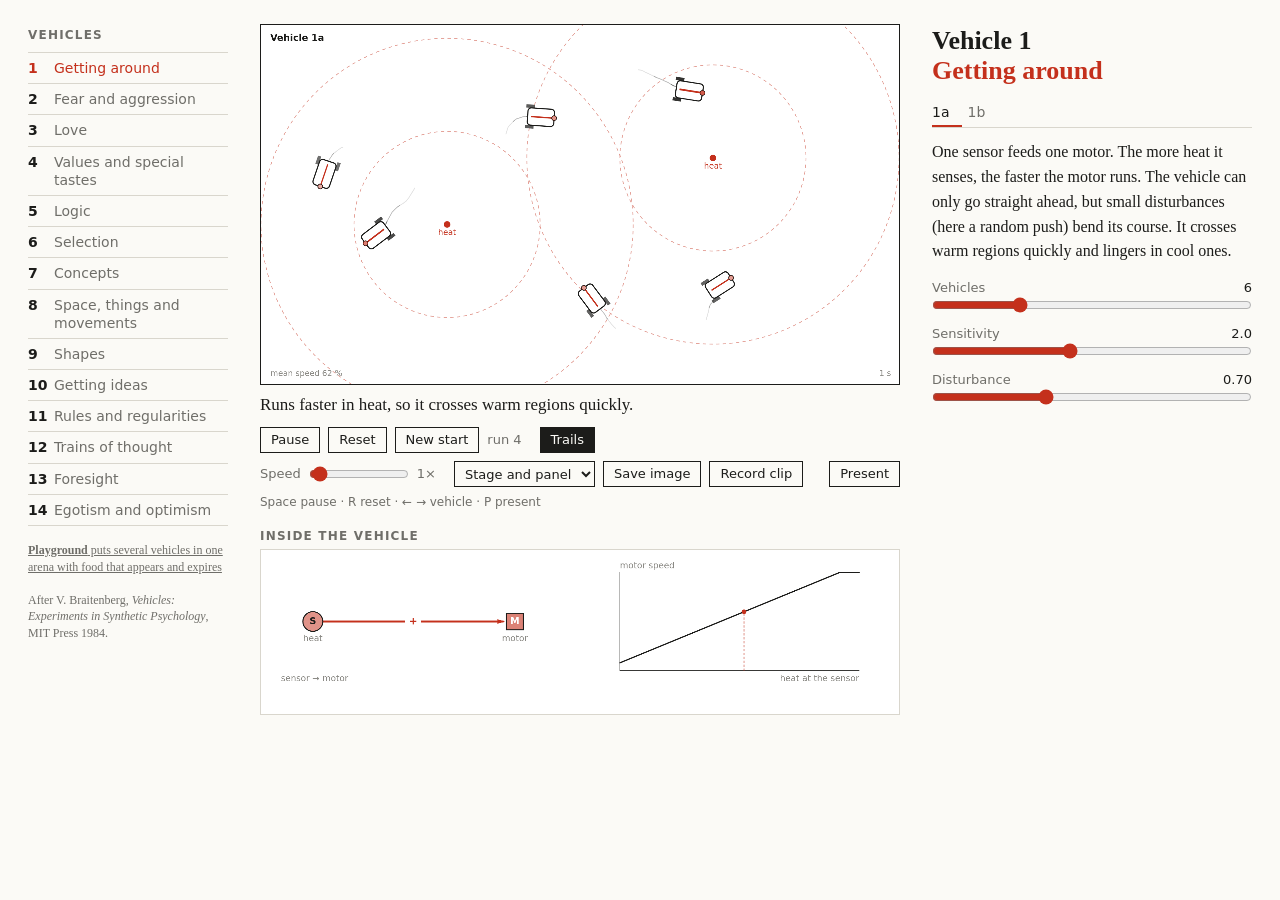
<file: index.html>
<!doctype html>
<html lang="en">
<head>
<meta charset="utf-8">
<meta name="viewport" content="width=device-width,initial-scale=1">
<title>Braitenberg Vehicles 1–14</title>
<link rel="stylesheet" href="style.css">
</head>
<body>
<div class="page">
  <nav class="rail" aria-label="Vehicles">
    <h2>Vehicles</h2>
    <ol id="rail"></ol>
    <p class="src"><a href="playground.html" style="color:inherit"><b>Playground</b> puts several vehicles in one arena with food that appears and expires</a></p>
    <p class="src">After V. Braitenberg, <i>Vehicles: Experiments in Synthetic Psychology</i>, MIT Press 1984.</p>
  </nav>

  <main>
    <div class="stagewrap">
      <canvas id="cv"></canvas>
    </div>
    <p id="vSummary"></p>
    <div class="bar" id="bar">
      <div class="row">
        <div class="g">
          <button id="bPause">Pause</button>
          <button id="bReset">Reset</button>
          <button id="bShuffle">New start</button>
          <span class="seed" id="seedV" title="Seed of this run, kept in the address as ?seed=">run 4</span>
        </div>
        <div class="g">
          <button id="bAdd">Add source</button>
          <button id="bDel">Remove source</button>
          <button id="bTrails" class="on">Trails</button>
        </div>
      </div>
      <div class="row">
        <label class="g">Speed <input id="speed" type="range" min="0.25" max="20" step="0.25" value="1"> <span id="speedV">1×</span></label>
        <div class="g tools">
          <select id="recMode" aria-label="Image and clip contents">
            <option value="both">Stage and panel</option>
            <option value="stage">Stage only</option>
          </select>
          <button id="bPng">Save image</button>
          <button id="bRec">Record clip</button>
          <button id="bInside">Inside</button>
          <button id="bPresent">Present</button>
        </div>
      </div>
      <p class="keys">Space pause · R reset · ← → vehicle · P present</p>
    </div>
    <h3 class="inh">Inside the vehicle</h3>
    <canvas id="inner"></canvas>
  </main>

  <aside class="side">
    <h1 id="vTitle"></h1>
    <div class="tabs" id="variants"></div>
    <p id="vText"></p>
    <div id="controls"></div>
    <p class="note" id="vNote"></p>
  </aside>
</div>
<script src="core.js"></script>
<script src="v1-7.js"></script>
<script src="v8-14.js"></script>
<script src="ui.js"></script>
</body>
</html>
</file>
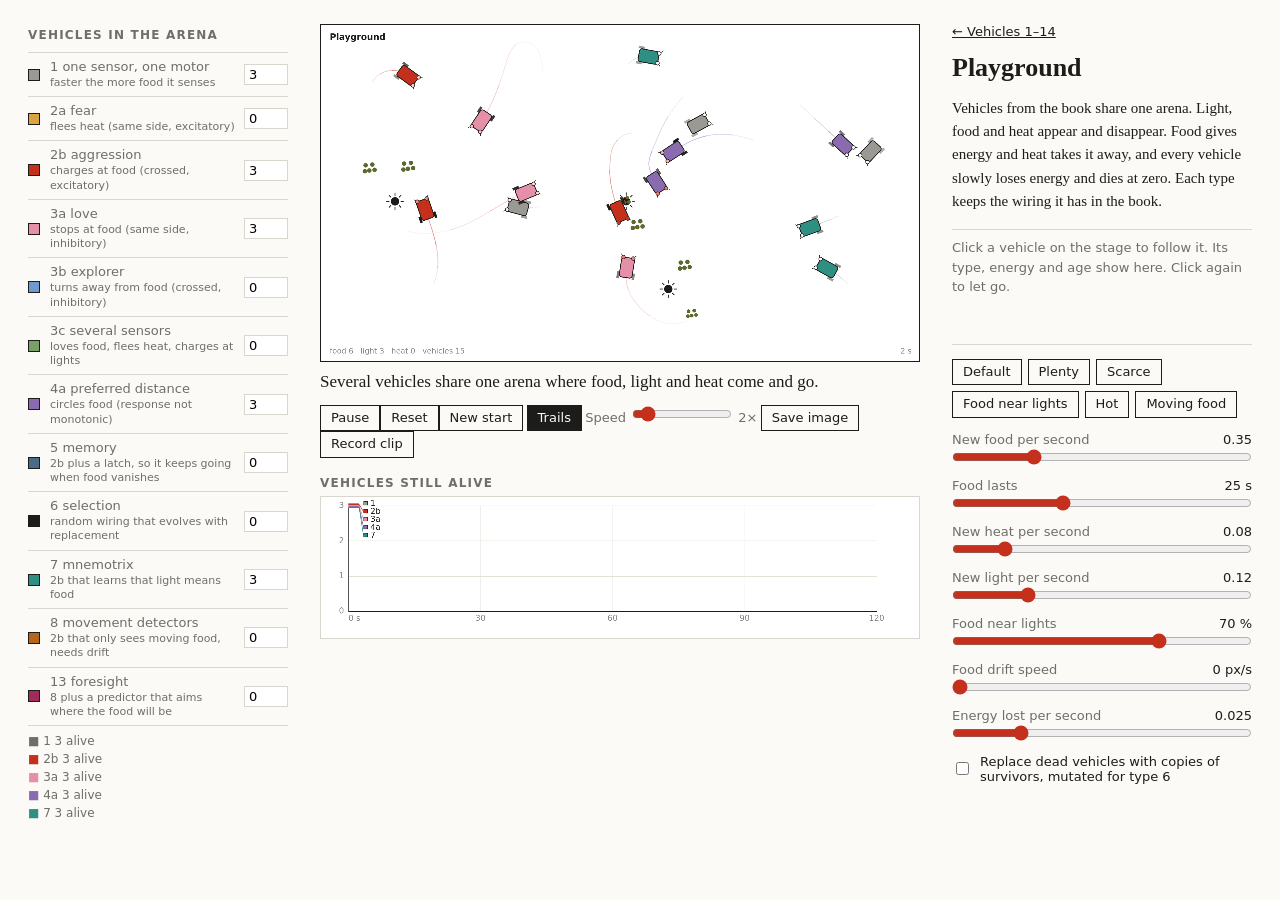
<file: playground.html>
<!doctype html>
<html lang="en">
<head>
<meta charset="utf-8">
<meta name="viewport" content="width=device-width,initial-scale=1">
<title>Braitenberg vehicles playground</title>
<link rel="stylesheet" href="style.css">
<style>
@media (min-width:1181px){.page{grid-template-columns:260px minmax(0,1fr) 300px}}
.types{list-style:none;margin:0;padding:0;border-top:1px solid var(--rule)}
.types li{display:grid;grid-template-columns:14px 1fr 44px;gap:8px;align-items:center;padding:6px 0;border-bottom:1px solid var(--rule);font:13px/1.3 system-ui,sans-serif}
.types i{width:12px;height:12px;border:1px solid var(--ink);display:block}
.types input{width:44px;font:13px system-ui;border:1px solid var(--rule);background:#fff;padding:2px 4px}
.types small{display:block;color:var(--mute);font-size:11px}
.legend{font:12px/1.5 system-ui,sans-serif;color:var(--mute);margin-top:6px}
.legend .sub{padding-left:14px}
.presets{display:flex;flex-wrap:wrap;gap:6px;margin:6px 0 14px}
label.chk{display:flex;gap:8px;align-items:center;font:13px system-ui,sans-serif;margin:8px 0}
#chart{aspect-ratio:960/230;background:#fff;border:1px solid var(--rule)}
#cv{cursor:default}
.back{font:13px system-ui,sans-serif;margin:0 0 14px}
.back a{color:var(--ink)}
.follow{font:13px/1.5 system-ui,sans-serif;color:var(--mute);border-top:1px solid var(--rule);border-bottom:1px solid var(--rule);padding:8px 0;margin:0 0 14px;min-height:116px}
.follow dl{display:grid;grid-template-columns:62px 1fr;gap:1px 8px;margin:0}
.follow dt{color:var(--mute)}
.follow dd{margin:0;color:var(--ink)}
.follow .t{font-weight:600}
</style>
</head>
<body>
<div class="page">
  <nav class="rail">
    <h2>Vehicles in the arena</h2>
    <ul class="types" id="types"></ul>
    <div class="legend" id="legend"></div>
  </nav>
  <main>
    <div class="stagewrap"><canvas id="cv"></canvas></div>
    <p id="vSummary">Several vehicles share one arena where food, light and heat come and go.</p>
    <div class="bar">
      <button id="bPause">Pause</button><button id="bReset">Reset</button><button id="bShuffle">New start</button>
      <button id="bTrails" class="on">Trails</button>
      <label>Speed <input id="speed" type="range" min="0.25" max="20" step="0.25" value="2"> <span id="speedV">2×</span></label>
      <span class="grow"></span><button id="bPng">Save image</button><button id="bRec">Record clip</button>
    </div>
    <h3 class="inh" id="chTitle">Vehicles still alive</h3>
    <canvas id="chart"></canvas>
  </main>
  <aside class="side">
    <p class="back"><a href="index.html">← Vehicles 1–14</a></p>
    <h1>Playground</h1>
    <p id="vText" style="font-size:15px">Vehicles from the book share one arena. Light, food and heat appear and disappear. Food gives energy and heat takes it away, and every vehicle slowly loses energy and dies at zero. Each type keeps the wiring it has in the book.</p>
    <div class="follow" id="follow"></div>
    <div class="presets" id="presets"></div>
    <div id="controls"></div>
    <label class="chk"><input type="checkbox" id="replace"> Replace dead vehicles with copies of survivors, mutated for type 6</label>
  </aside>
</div>
<script src="core.js"></script>
<script>
'use strict';
(function(){
const {W,H,SC,C,clamp,rad,gauss,TAU}=B;
const $=id=>document.getElementById(id);
const cv=$('cv'),ctx=cv.getContext('2d');cv.width=W*SC;cv.height=H*SC;
const CH=230,ch=$('chart'),cc=ch.getContext('2d');ch.width=W*SC;ch.height=CH*SC;
const phi=rad(40);

/* ---------- world ---------- */
// eatR: a vehicle eats the nearest food closer than this (distance from the vehicle centre).
// foodR, lightR, heatR: sensor scale; a source is felt up to 3.2 scales away, then not at all.
const P={foodRate:0.35,foodLife:25,heatRate:0.08,lightRate:0.12,corr:0.7,drift:0,hunger:0.025,
  eatR:55,eatRate:0.5,foodAmt:1.0,eMax:1.5,heatR:55,heatHurt:0.2,foodR:80,lightR:110,reach:3.2,mut:0.4};

/* ---------- sensing ---------- */
// Cardioid pattern, 1/(1+(d/R)^2) fall-off, shifted so it reaches zero at the range limit.
// Each eye answers to the strongest source it has, so a cluster of food does not look like one big food.
function stim(x,y,dir,list,R){
  const D=R*P.reach,D2=D*D,R2=R*R,k0=1/(1+D2/R2),cd=Math.cos(dir),sd=Math.sin(dir);let s=0;
  for(const o of list){
    const dx=o.x-x,dy=o.y-y,d2=dx*dx+dy*dy;if(d2>=D2)continue;
    const d=Math.sqrt(d2)||1e-6;
    const q=(1+(dx*cd+dy*sd)/d)/2*(1/(1+d2/R2)-k0)/(1-k0);if(q>s)s=q;
  }
  return s;
}
function sens(v,list,R){
  const out=[];
  for(const side of[-1,1]){const[x,y]=B.toWorld(v,22,side*10);out.push(stim(x,y,v.th+side*v.phi,list,R))}
  return out;
}

/* ---------- vehicle types: each keeps its wiring from the book ---------- */
const TYPES=[
 {id:'1',name:'1  one sensor, one motor',sub:'faster the more food it senses',col:'#9a9993',
  m(v,s,dt,r){const f=(s.food[0]+s.food[1])/2;v.th+=0.7*Math.sqrt(dt)*gauss(r);const m=clamp(0.08+1.2*f);return[m,m]}},
 {id:'2a',name:'2a  fear',sub:'flees heat (same side, excitatory)',col:'#d9a441',
  m(v,s){return[clamp(0.45+2.5*s.heat[0]),clamp(0.45+2.5*s.heat[1])]}},
 {id:'2b',name:'2b  aggression',sub:'charges at food (crossed, excitatory)',col:'#c4301c',
  m(v,s){return[clamp(0.15+2*s.food[1]),clamp(0.15+2*s.food[0])]}},
 {id:'3a',name:'3a  love',sub:'stops at food (same side, inhibitory)',col:'#e58fa8',
  m(v,s){return[clamp(1-1.2*s.food[0]),clamp(1-1.2*s.food[1])]}},
 {id:'3b',name:'3b  explorer',sub:'turns away from food (crossed, inhibitory)',col:'#6e9ad0',
  m(v,s){return[clamp(1-1.6*s.food[1]),clamp(1-1.6*s.food[0])]}},
 {id:'3c',name:'3c  several sensors',sub:'loves food, flees heat, charges at lights',col:'#7aa06a',
  m(v,s){return[clamp(0.6-1.2*s.food[0]+2.2*s.heat[0]+1.2*s.light[1]),clamp(0.6-1.2*s.food[1]+2.2*s.heat[1]+1.2*s.light[0])]}},
 {id:'4a',name:'4a  preferred distance',sub:'circles food (response not monotonic)',col:'#8a6bb0',
  m(v,s){const f=x=>0.2+0.8*Math.exp(-Math.pow((x-0.35)/0.3,2));return[f(s.food[1]),f(s.food[0])]}},
 {id:'5',name:'5  memory',sub:'2b plus a latch, so it keeps going when food vanishes',col:'#4b6a8a',
  init(v){v.M=0},
  m(v,s,dt){const seen=Math.max(...s.food)>0.15;v.M=seen?1:v.M*Math.exp(-dt/1.5);const f=!seen&&v.M>0.15?0.55:0;return[clamp(0.15+2*s.food[1]+f),clamp(0.15+2*s.food[0]+f)]}},
 {id:'6',name:'6  selection',sub:'random wiring that evolves with replacement',col:'#1c1c1a',
  init(v,r){const w=()=>(r()*2-1)*2;v.g=v.g||{a:w(),b:w(),c:w(),d:w(),e:w(),f:w(),bs:0.1+r()*0.4}},
  m(v,s){const g=v.g;return[clamp(g.bs+g.a*s.food[0]+g.b*s.food[1]+g.e*s.heat[0]),clamp(g.bs+g.c*s.food[0]+g.d*s.food[1]+g.f*s.heat[1])]}},
 {id:'7',name:'7  mnemotrix',sub:'2b that learns that light means food',col:'#2f8f83',
  init(v){v.w=0},
  m(v,s,dt,r,sim){const a=Math.max(...s.light),b=Math.max(...s.food);
   v.w=clamp(v.w+dt*(0.15*clamp(a*3)*clamp(b*3)*(1-v.w)-v.w/150));
   return[clamp(0.15+2*(s.food[1]+v.w*s.light[1])),clamp(0.15+2*(s.food[0]+v.w*s.light[0]))]}},
 {id:'8',name:'8  movement detectors',sub:'2b that only sees moving food, needs drift',col:'#b5651d',moveOnly:true,
  m(v,s){return[clamp(0.15+2.4*s.food[1]),clamp(0.15+2.4*s.food[0])]}},
 {id:'13',name:'13  foresight',sub:'8 plus a predictor that aims where the food will be',col:'#a02c5a',lead:true,
  m(v,s){return[clamp(0.15+2.4*s.food[1]),clamp(0.15+2.4*s.food[0])]}}
];
const byId={};TYPES.forEach(t=>byId[t.id]=t);
const counts={};TYPES.forEach(t=>counts[t.id]=['1','2b','3a','4a','7'].includes(t.id)?3:0);

/* ---------- type 6: which of the four book wirings is this genome? ---------- */
// Left motor: a (left eye), b (right eye). Right motor: c (left eye), d (right eye).
// Same side = (a+d)/2, crossed = (b+c)/2. Positive excitatory, negative inhibitory.
const WIRES={fear:'same side, excitatory',aggression:'crossed, excitatory',love:'same side, inhibitory',explorer:'crossed, inhibitory'};
function wiring(g){
  const same=(g.a+g.d)/2,cross=(g.b+g.c)/2;
  const sc={fear:Math.max(0,same),love:Math.max(0,-same),aggression:Math.max(0,cross),explorer:Math.max(0,-cross)};
  let k='fear';for(const q in sc)if(sc[q]>sc[k])k=q;
  return{name:k,how:WIRES[k],same,cross,seek:k==='aggression'||k==='love'};
}
const meanGenome=vs=>{const g={a:0,b:0,c:0,d:0,e:0,f:0,bs:0};for(const v of vs)for(const k in g)g[k]+=v.g[k]/vs.length;return g};
const sgn=x=>(x>=0?'+':'−')+Math.abs(x).toFixed(2);

/* ---------- simulation ---------- */
const sim={items:[],vehs:[],t:0,seed:11,rng:null,paused:false,speed:2,trails:true,labels:false,stat:{hits:0},alive:[],dead:{},births:0,follow:null};
const lifeOf={light:[25,40],heat:[20,30]};
function spawnItem(kind){
  const r=sim.rng;let x,y;
  const lights=sim.items.filter(o=>o.kind==='light');
  if(kind==='org'&&lights.length&&r()<P.corr){const l=lights[(r()*lights.length)|0],a=r()*TAU,d=30+r()*40;x=clamp(l.x+Math.cos(a)*d,40,W-40);y=clamp(l.y+Math.sin(a)*d,40,H-40)}
  else{x=50+r()*(W-100);y=50+r()*(H-100)}
  const o={kind,x,y,t0:sim.t,power:1};
  if(kind==='org'){o.life=P.foodLife*(0.7+0.6*r());o.amt=P.foodAmt;if(P.drift>0){const a=r()*TAU;o.vx=Math.cos(a)*P.drift;o.vy=Math.sin(a)*P.drift}}
  else{o.life=lifeOf[kind][0]+r()*(lifeOf[kind][1]-lifeOf[kind][0]);if(kind==='heat')o.R=P.heatR}
  sim.items.push(o);
}
function newVeh(t,genome){
  const r=sim.rng,v=B.mkVeh(60+r()*(W-120),60+r()*(H-120),r()*TAU);
  v.type=t;v.phi=phi;v.sc=0.8;v.fill=t.col;v.e=0.75+0.45*r();v.born=sim.t;v.tc=t.col;v.hurt=0;v.ate=0;v.eating=null;
  if(genome)v.g=genome;if(t.init)t.init(v,r);return v;
}
function snapshot(){
  const row={t:sim.t};TYPES.forEach(t=>row[t.id]=sim.vehs.filter(v=>v.type===t).length);
  row.seek=sim.vehs.filter(v=>v.type.id==='6'&&wiring(v.g).seek).length;sim.alive.push(row);
}
function reset(newSeed){
  if(newSeed)sim.seed=(Math.random()*1e9)|0;
  sim.rng=B.mulberry32(sim.seed);sim.t=0;sim.items=[];sim.vehs=[];sim.alive=[];sim.dead={};sim.follow=null;
  TYPES.forEach(t=>sim.dead[t.id]=[]);
  for(let i=0;i<3;i++)spawnItem('light');for(let i=0;i<4;i++)spawnItem('org');
  TYPES.forEach(t=>{for(let i=0;i<counts[t.id];i++)sim.vehs.push(newVeh(t))});
  snapshot();
}
// parent of a replacement: the living vehicle of that type with the most energy;
// newborns (under 15 s) rank last, their energy says nothing about their wiring yet
const fit=q=>(sim.t-q.born>15?10:0)+q.e;
const fittest=vs=>vs.reduce((a,b)=>!a||fit(b)>fit(a)?b:a,null);
function tick(dt){
  const r=sim.rng;
  if(r()<P.foodRate*dt)spawnItem('org');if(r()<P.heatRate*dt)spawnItem('heat');if(r()<P.lightRate*dt)spawnItem('light');
  for(const o of sim.items){if(o.vx){o.x+=o.vx*dt;o.y+=o.vy*dt;if(o.x<30||o.x>W-30)o.vx*=-1;if(o.y<30||o.y>H-30)o.vy*=-1}}
  sim.items=sim.items.filter(o=>sim.t-o.t0<o.life&&!(o.kind==='org'&&o.amt<=0));
  const foods=[],moving=[],lights=[],heats=[];
  for(const o of sim.items){if(o.kind==='org'){foods.push(o);if(o.vx)moving.push(o)}else if(o.kind==='light')lights.push(o);else if(o.kind==='heat')heats.push(o)}
  const led=moving.map(o=>({x:o.x+o.vx*0.9,y:o.y+o.vy*0.9}));
  for(let i=sim.vehs.length-1;i>=0;i--){
    const v=sim.vehs[i],t=v.type;
    const s={food:sens(v,t.lead?led:t.moveOnly?moving:foods,P.foodR),light:sens(v,lights,P.lightR),heat:sens(v,heats,P.heatR)};
    v.sL=Math.max(...s.food);v.sR=v.sL;
    const[mL,mR]=t.m(v,s,dt,r,sim);B.drive(v,clamp(mL),clamp(mR),dt);B.bounce(v);B.trail(v,dt);
    v.e-=P.hunger*dt;
    // eat the nearest food within reach, as long as there is room for more energy
    let best=null,bd=P.eatR;v.eating=null;
    for(const o of foods){if(o.amt<=0)continue;const d=Math.hypot(o.x-v.x,o.y-v.y);if(d<bd){bd=d;best=o}}
    if(best&&v.e<P.eMax){const g=Math.min(P.eatRate*dt,best.amt,P.eMax-v.e);best.amt-=g;v.e+=g;v.ate+=g;v.eating=best}
    for(const o of heats)if(Math.hypot(o.x-v.x,o.y-v.y)<o.R){v.e-=P.heatHurt*dt;v.hurt+=P.heatHurt*dt}
    if(v.e<=0){
      const age=sim.t-v.born;sim.dead[t.id].push(age);sim.vehs.splice(i,1);
      if(sim.follow&&sim.follow.v===v)sim.follow.end={age,cause:v.hurt>0.3?'heat':'hunger'};
      if($('replace').checked){
        const mates=sim.vehs.filter(q=>q.type===t);let g=null;
        if(t.id==='6'){const base=fittest(mates);if(base){g={};for(const k in base.g)g[k]=clamp(base.g[k]+gauss(r)*P.mut*(k==='bs'?0.3:1),k==='bs'?0:-3,k==='bs'?0.7:3)}}
        sim.vehs.push(newVeh(t,g));
      }
    }
  }
  if(Math.floor(sim.t)!==Math.floor(sim.t-dt))snapshot();
}

/* ---------- ui ---------- */
const ul=$('types');
TYPES.forEach(t=>{const li=document.createElement('li');li.innerHTML=`<i style="background:${t.col}"></i><span>${t.name}<small>${t.sub}</small></span><input type="number" min="0" max="8" value="${counts[t.id]}" aria-label="number of ${t.name}">`;
  li.querySelector('input').onchange=e=>{counts[t.id]=clamp(+e.target.value||0,0,8);reset(false)};ul.appendChild(li)});
const sliders=[
 {id:'foodRate',label:'New food per second',min:0.05,max:1.2,step:0.05,fmt:x=>x.toFixed(2)},
 {id:'foodLife',label:'Food lasts',min:5,max:60,step:1,fmt:x=>x+' s'},
 {id:'heatRate',label:'New heat per second',min:0,max:0.5,step:0.01,fmt:x=>x.toFixed(2)},
 {id:'lightRate',label:'New light per second',min:0,max:0.5,step:0.01,fmt:x=>x.toFixed(2)},
 {id:'corr',label:'Food near lights',min:0,max:1,step:0.05,fmt:x=>Math.round(x*100)+' %'},
 {id:'drift',label:'Food drift speed',min:0,max:50,step:1,fmt:x=>x+' px/s'},
 {id:'hunger',label:'Energy lost per second',min:0.01,max:0.08,step:0.005,fmt:x=>x.toFixed(3)}];
const box=$('controls');
function buildSliders(){box.innerHTML='';sliders.forEach(p=>{const d=document.createElement('div');d.className='ctl';
  d.innerHTML=`<div><label for="w_${p.id}">${p.label}</label><output>${p.fmt(P[p.id])}</output></div><input id="w_${p.id}" type="range" min="${p.min}" max="${p.max}" step="${p.step}" value="${P[p.id]}">`;
  const inp=d.querySelector('input'),out=d.querySelector('output');inp.oninput=()=>{P[p.id]=+inp.value;out.textContent=p.fmt(+inp.value)};box.appendChild(d)})}
const PRESETS={'Default':{foodRate:0.35,foodLife:25,heatRate:0.08,lightRate:0.12,corr:0.7,drift:0,hunger:0.025},
 'Plenty':{foodRate:0.8,foodLife:40,heatRate:0.05,lightRate:0.1,corr:0.5,drift:0},'Scarce':{foodRate:0.12,foodLife:15,heatRate:0.1,lightRate:0.12,corr:0.5,drift:0},
 'Food near lights':{foodRate:0.35,foodLife:25,heatRate:0.08,lightRate:0.2,corr:1,drift:0},'Hot':{foodRate:0.4,foodLife:25,heatRate:0.4,lightRate:0.1,corr:0.5,drift:0},'Moving food':{foodRate:0.4,foodLife:30,heatRate:0.05,lightRate:0.1,corr:0.3,drift:30}};
const pr=$('presets');Object.keys(PRESETS).forEach(k=>{const b=document.createElement('button');b.textContent=k;b.onclick=()=>{Object.assign(P,PRESETS[k]);buildSliders();reset(false)};pr.appendChild(b)});
buildSliders();
$('bPause').onclick=()=>{sim.paused=!sim.paused;$('bPause').textContent=sim.paused?'Play':'Pause';$('bPause').classList.toggle('on',sim.paused)};
$('bReset').onclick=()=>reset(false);$('bShuffle').onclick=()=>reset(true);
$('bTrails').onclick=()=>{sim.trails=!sim.trails;$('bTrails').classList.toggle('on',sim.trails)};
$('speed').oninput=e=>{sim.speed=+e.target.value;$('speedV').textContent=sim.speed+'×'};
const dl=(b,n)=>{const a=document.createElement('a');a.href=URL.createObjectURL(b);a.download=n;a.click();setTimeout(()=>URL.revokeObjectURL(a.href),2000)};
$('bPng').onclick=()=>cv.toBlob(b=>dl(b,'braitenberg-playground.png'));

const chartTitle=()=>!$('replace').checked?'Vehicles still alive':counts['6']?'Vehicles alive, dashed line for type 6 that seek food':'Vehicles alive, dead ones replaced';

// recording: stage and chart are composited into one offscreen canvas every frame
const HEAD=30,rc=document.createElement('canvas'),rk=rc.getContext('2d');rc.width=W*SC;rc.height=(H+HEAD+CH)*SC;
function compose(){
  rk.setTransform(1,0,0,1,0,0);rk.fillStyle='#fff';rk.fillRect(0,0,rc.width,rc.height);
  rk.drawImage(cv,0,0);rk.drawImage(ch,0,(H+HEAD)*SC);
  rk.setTransform(SC,0,0,SC,0,0);
  rk.strokeStyle=C.ink;rk.lineWidth=1;rk.strokeRect(.5,.5,W-1,H-1);
  rk.strokeStyle=C.rule;rk.strokeRect(.5,H+HEAD+.5,W-1,CH-1);
  rk.fillStyle=C.mute;rk.font='600 11px system-ui';rk.textAlign='left';rk.textBaseline='alphabetic';
  if('letterSpacing' in rk)rk.letterSpacing='1.2px';rk.fillText(chartTitle().toUpperCase(),2,H+HEAD-9);if('letterSpacing' in rk)rk.letterSpacing='0px';
}
let rec=null;
$('bRec').onclick=()=>{
  if(rec){rec.stop();return}
  if(!window.MediaRecorder){alert('Recording needs Chrome, Edge or Firefox.');return}
  const mime=['video/webm;codecs=vp9','video/webm;codecs=vp8','video/webm'].find(t=>MediaRecorder.isTypeSupported(t))||'';
  const chunks=[];compose();rec=new MediaRecorder(rc.captureStream(30),{mimeType:mime,videoBitsPerSecond:8e6});
  rec.ondataavailable=e=>e.data.size&&chunks.push(e.data);
  rec.onstop=()=>{dl(new Blob(chunks,{type:mime}),'braitenberg-playground.webm');rec=null;$('bRec').textContent='Record clip';$('bRec').classList.remove('on')};
  rec.start();$('bRec').textContent='Stop and save';$('bRec').classList.add('on');
};

// keys: Space pauses, R resets. Not while typing a number; a focused button must not also fire on Space.
addEventListener('keydown',e=>{
  if(e.ctrlKey||e.metaKey||e.altKey)return;
  const el=e.target,tag=el.tagName;
  if(tag==='TEXTAREA'||(tag==='INPUT'&&el.type!=='range'))return;
  if(e.key===' '){e.preventDefault();if(tag==='BUTTON')el.blur();if(!e.repeat)$('bPause').click()}
  else if(e.key==='r'||e.key==='R'){if(!e.repeat)reset(false)}
});

// click a vehicle to follow it, click again to let go
const toWorld=e=>{const r=cv.getBoundingClientRect();return[(e.clientX-r.left)/r.width*W,(e.clientY-r.top)/r.height*H]};
const pick=(x,y)=>{let best=null,bd=34;for(const v of sim.vehs){const d=Math.hypot(v.x-x,v.y-y);if(d<bd){bd=d;best=v}}return best};
cv.addEventListener('click',e=>{
  const[x,y]=toWorld(e),v=pick(x,y),f=sim.follow;
  sim.follow=v&&!(f&&f.v===v)?{v,end:null}:null;
});
cv.addEventListener('pointermove',e=>{const[x,y]=toWorld(e);cv.style.cursor=pick(x,y)?'pointer':'default'});
let lastFollow='',lastTitle='';
function showFollow(){
  const f=sim.follow;let h;
  if(!f)h='Click a vehicle on the stage to follow it. Its type, energy and age show here. Click again to let go.';
  else{
    const v=f.v,t=v.type,age=f.end?f.end.age:sim.t-v.born;
    h=`<dl><dt>Following</dt><dd class="t">${t.name.replace(/\s\s+/,' ')}</dd>`;
    if(f.end)h+=`<dt>Status</dt><dd>died of ${f.end.cause}</dd><dt>Age</dt><dd>${age.toFixed(0)} s</dd>`;
    else h+=`<dt>Energy</dt><dd>${Math.max(0,v.e).toFixed(2)} of ${P.eMax.toFixed(1)}</dd><dt>Age</dt><dd>${age.toFixed(0)} s</dd>`;
    if(t.id==='6'){const w=wiring(v.g);h+=`<dt>Wiring</dt><dd>${w.name} (${w.how})</dd><dt>Weights</dt><dd>same side ${sgn(w.same)}, crossed ${sgn(w.cross)}</dd>`}
    if(t.id==='7'&&!f.end)h+=`<dt>Learned</dt><dd>light means food, ${(v.w*100).toFixed(0)} %</dd>`;
    h+='</dl>';
  }
  if(h!==lastFollow){lastFollow=h;$('follow').innerHTML=h}
}

/* ---------- drawing ---------- */
// survivors chart: step lines, thin grid, a small label at the right end of each line
function drawChart(){
  const k=cc;k.setTransform(SC,0,0,SC,0,0);k.fillStyle='#fff';k.fillRect(0,0,W,CH);
  const x0=44,y0=14,pw=W-44-68,ph=172,span=Math.max(120,sim.t),mx=Math.max(3,...TYPES.map(t=>counts[t.id]));
  const X=t=>x0+t/span*pw,Y=n=>y0+ph-n/mx*ph;
  k.lineWidth=1;k.strokeStyle='#e4e1d8';k.beginPath();
  const ys=mx>8?2:1;for(let n=0;n<=mx;n+=ys){const y=Math.round(Y(n))+.5;k.moveTo(x0,y);k.lineTo(x0+pw,y)}
  const xs=span<=240?30:span<=600?60:120;for(let t=xs;t<=span;t+=xs){const x=Math.round(X(t))+.5;k.moveTo(x,y0);k.lineTo(x,y0+ph)}
  k.stroke();
  k.strokeStyle=C.ink;k.beginPath();k.moveTo(x0+.5,y0);k.lineTo(x0+.5,y0+ph+.5);k.lineTo(x0+pw,y0+ph+.5);k.stroke();
  for(let n=0;n<=mx;n+=ys)B.text(k,String(n),x0-7,Y(n)+4,C.mute,13,'right');
  for(let t=0;t<=span;t+=xs)B.text(k,t+(t===0?' s':''),X(t),y0+ph+16,C.mute,13,t===0?'left':'center');
  // one line per present type; equal values are nudged apart by a pixel or two so they stay readable
  const series=TYPES.filter(t=>counts[t.id]).map(t=>({id:t.id,key:t.id,col:t.col,dash:[]}));
  if(counts['6']&&$('replace').checked)series.push({id:'6 seek',key:'seek',col:byId['6'].col,dash:[4,3]});
  const tags=[],xe=X(sim.t);
  series.forEach((sr,i)=>{
    const off=(i-(series.length-1)/2)*1.7,h=sim.alive.map(row=>row[sr.key]);
    k.strokeStyle=sr.col;k.lineWidth=sr.dash.length?1.4:2;k.setLineDash(sr.dash);k.beginPath();
    let py=null;
    sim.alive.forEach((row,j)=>{const x=X(row.t),y=Y(h[j])+off;if(py===null)k.moveTo(x,y);else{k.lineTo(x,py);k.lineTo(x,y)}py=y});
    k.lineTo(xe,py);k.stroke();k.setLineDash([]);
    tags.push({y0:py,y:py,id:sr.id,col:sr.col});
  });
  // a small label at the right end of each line; labels are spread so they do not overlap
  tags.sort((a,b)=>a.y-b.y);
  const gap=13;for(let i=1;i<tags.length;i++)if(tags[i].y-tags[i-1].y<gap)tags[i].y=tags[i-1].y+gap;
  const over=tags.length?tags[tags.length-1].y-(y0+ph+6):0;if(over>0)tags.forEach(q=>q.y-=over);
  const lx=xe+7;
  for(const q of tags){
    if(Math.abs(q.y-q.y0)>3){k.strokeStyle=q.col;k.lineWidth=1;k.beginPath();k.moveTo(xe,q.y0);k.lineTo(lx,q.y);k.stroke()}
    k.fillStyle=q.col;k.fillRect(lx,q.y-4,7,7);k.strokeStyle=C.ink;k.lineWidth=.8;k.strokeRect(lx+.5,q.y-3.5,6,6);B.text(k,q.id,lx+11,q.y+4,C.ink,13);
  }
}
function draw(){
  const c=ctx;c.setTransform(SC,0,0,SC,0,0);c.fillStyle='#fff';c.fillRect(0,0,W,H);
  const fade=o=>Math.min(1,(o.life-(sim.t-o.t0))/3);
  for(const o of sim.items)if(o.kind==='heat'){c.globalAlpha=fade(o);B.drawItem(c,o,sim);c.globalAlpha=1}
  if(sim.trails)B.drawTrails(c,sim);
  for(const o of sim.items)if(o.kind!=='heat'){c.globalAlpha=fade(o);
    if(o.kind==='org'){const a=clamp(o.amt/P.foodAmt);c.save();c.translate(o.x,o.y);c.scale(0.6+0.6*a,0.6+0.6*a);B.drawItem(c,{...o,x:0,y:0},sim);c.restore()}else B.drawItem(c,o,sim);c.globalAlpha=1}
  // a thin red line from a vehicle to the food it is eating
  c.strokeStyle=C.red;c.lineWidth=1.5;
  for(const v of sim.vehs)if(v.eating){c.beginPath();c.moveTo(v.x,v.y);c.lineTo(v.eating.x,v.eating.y);c.stroke()}
  for(const v of sim.vehs){B.drawVeh(c,v);if(v.e<0.4){c.strokeStyle=C.red;c.lineWidth=2;c.beginPath();c.arc(v.x,v.y,22,-1.57,-1.57+TAU*Math.max(0,v.e)/0.4);c.stroke()}}
  const f=sim.follow;
  if(f&&!f.end){c.strokeStyle=C.ink;c.lineWidth=1.2;c.setLineDash([3,3]);c.beginPath();c.arc(f.v.x,f.v.y,30,0,TAU);c.stroke();c.setLineDash([])}
  c.fillStyle=C.ink;c.font='600 14px system-ui';c.textAlign='left';c.fillText('Playground',14,24);
  c.fillStyle=C.mute;c.font='12px system-ui';c.fillText(`food ${sim.items.filter(o=>o.kind==='org').length}   light ${sim.items.filter(o=>o.kind==='light').length}   heat ${sim.items.filter(o=>o.kind==='heat').length}   vehicles ${sim.vehs.length}`,14,H-12);
  c.textAlign='right';c.fillText(sim.t.toFixed(0)+' s',W-12,H-12);
  const ct=chartTitle();if(ct!==lastTitle){lastTitle=ct;$('chTitle').textContent=ct}
  drawChart();showFollow();
  if(rec)compose();
}
function legend(){
  const rows=TYPES.filter(t=>counts[t.id]).map(t=>{const d=sim.dead[t.id],m=d.length?d.reduce((a,b)=>a+b)/d.length:0,vs=sim.vehs.filter(v=>v.type===t);
    let h=`<div><span style="color:${t.col==='#9a9993'?'#6f6e69':t.col}">■</span> ${t.id}  ${vs.length} alive${d.length?`, mean life ${m.toFixed(0)} s`:''}`;
    if(t.id==='6'&&vs.length){const w=wiring(meanGenome(vs)),n=vs.filter(v=>wiring(v.g).seek).length;
      h+=`<div class="sub">wiring now ${w.name} (${w.how})</div><div class="sub">${n} of ${vs.length} seek food</div>`}
    return h+'</div>'});
  $('legend').innerHTML=rows.join('');
}
let last=performance.now(),acc=0,lg=0;
function frame(now){
  const dt=Math.min(0.05,(now-last)/1000);last=now;
  if(!sim.paused){acc+=dt*sim.speed;let n=0;while(acc>=1/60&&n<400){sim.t+=1/60;tick(1/60);acc-=1/60;n++}if(n>=400)acc=0}
  draw();if((lg+=dt)>0.5){lg=0;legend()}
  requestAnimationFrame(frame);
}
$('speedV').textContent=sim.speed+'×';
B.pg={sim,tick,reset,P,counts,TYPES,wiring,meanGenome,draw,legend};
reset(false);requestAnimationFrame(frame);
})();
</script>
</body>
</html>
</file>
<file: style.css>
:root{--paper:#fbfaf6;--ink:#1c1c1a;--mute:#6f6e69;--rule:#d9d6cd;--red:#c4301c}
*{box-sizing:border-box}
html,body{margin:0;background:var(--paper);color:var(--ink)}
body{font:17px/1.55 Georgia,"Iowan Old Style","Palatino Linotype",Palatino,serif}
button,input,select,.rail li,label,.tabs,.hud,.seed,.keys{font-family:system-ui,-apple-system,"Segoe UI",Roboto,sans-serif}
/* Width cap follows the window height so stage + bar + panel fit without vertical scroll.
   640 = rail 200 + side 320 + gaps 64 + padding 56. The stage column w gives a page height of about 0.823*w + 198,
   so w = (100vh - 208px) * 960/790. Never below 1180 (the narrow layouts), never above 1890 (stage 1250). */
.page{display:grid;grid-template-columns:200px minmax(0,1fr) 320px;gap:0 32px;max-width:clamp(1180px,calc((100vh - 208px) * 96 / 79 + 640px),1890px);margin:0 auto;padding:24px 28px 40px}
/* playground.html: columns 260 + 300 (680 fixed), arena 16:9 plus a 960:230 chart, one-line bar */
.page:has(.types){max-width:clamp(1180px,calc((100vh - 146px) * 96 / 77 + 680px),1930px)}
.rail h2{font:600 12px system-ui,sans-serif;letter-spacing:.1em;text-transform:uppercase;color:var(--mute);margin:4px 0 10px}
.rail ol{position:relative;list-style:none;margin:0;padding:0;border-top:1px solid var(--rule)}
.rail li{display:grid;grid-template-columns:26px 1fr;padding:6px 0;border-bottom:1px solid var(--rule);cursor:pointer;font-size:14px;line-height:1.3;color:var(--mute)}
.rail li b{font-weight:600;color:var(--ink);font-variant-numeric:tabular-nums}
.rail li:hover{color:var(--ink)}
.rail li.on{color:var(--red)}
.rail li.on b{color:var(--red)}
.src{font-size:12px;color:var(--mute);margin-top:16px;line-height:1.4}
.stagewrap{border:1px solid var(--ink)}
#vSummary{font:17px/1.4 Georgia,"Iowan Old Style","Palatino Linotype",Palatino,serif;color:var(--ink);margin:8px 0 4px}
canvas{display:block;width:100%}
#cv{aspect-ratio:16/9;background:#fff;touch-action:none}
#inner{aspect-ratio:960/250;background:#fff;border:1px solid var(--rule)}
.bar{margin:10px 0 18px;font-size:13px}
.row{display:flex;flex-wrap:wrap;gap:8px 18px;align-items:center;margin-bottom:8px}
.g{display:flex;align-items:center;gap:8px}
.tools{flex:1 1 auto}
.tools #bPresent{margin-left:auto}
.bar label{color:var(--mute);gap:6px}
.bar input{width:100px;accent-color:var(--red)}
.seed{font-size:13px;color:var(--mute);font-variant-numeric:tabular-nums;white-space:nowrap}
.keys{margin:0;font-size:12px;line-height:1.3;color:var(--mute)}
button,select{font-size:13px;line-height:1.25;color:var(--ink);background:none;border:1px solid var(--ink);border-radius:0;padding:4px 10px;cursor:pointer}
select{background:var(--paper);height:26px;padding:0 6px}
select:disabled{color:var(--mute);border-color:var(--rule);cursor:default}
button:hover{background:var(--ink);color:var(--paper)}
button.on{background:var(--ink);color:var(--paper)}
button:focus-visible,input:focus-visible,select:focus-visible{outline:2px solid var(--red);outline-offset:2px}
.inh{font:600 12px system-ui,sans-serif;letter-spacing:.1em;text-transform:uppercase;color:var(--mute);margin:0 0 6px}
.side h1{font-size:26px;line-height:1.15;margin:2px 0 14px;font-weight:600}
.side h1 span{color:var(--red)}
.tabs{display:flex;flex-wrap:wrap;gap:0;margin-bottom:12px;border-bottom:1px solid var(--rule)}
.tabs button{border:0;border-bottom:2px solid transparent;padding:4px 12px 4px 0;margin-right:6px;background:none;color:var(--mute);font-size:14px}
.tabs button:hover{background:none;color:var(--ink)}
.tabs button.on{background:none;color:var(--ink);border-bottom-color:var(--red)}
#vText{margin:0 0 16px;font-size:16px}
.ctl{font:13px system-ui,sans-serif;color:var(--mute);margin:10px 0}
.ctl div{display:flex;justify-content:space-between}
.ctl output{color:var(--ink);font-variant-numeric:tabular-nums}
.ctl input{width:100%;accent-color:var(--red);margin:2px 0 0}
.note{font-size:13px;color:var(--mute);margin-top:18px}
body:not(.present) #bInside{display:none}

body.embed #vSummary,body.embed .rail,body.embed .side,body.embed .inh,body.embed #inner,body.embed .keys,body.embed #bPresent,body.embed #bInside{display:none}
body.embed .page{grid-template-columns:1fr;padding:8px;max-width:1560px}

/* present mode: the stage fills the window (width --pw is set by ui.js, height follows from 16:9); text and panel are hidden */
body.present{overflow:hidden}
body.present .rail,body.present .side,body.present .keys,body.present .inh,body.present #inner{display:none}
body.present.inside .inh,body.present.inside #inner{display:block}
body.present .page{display:block;max-width:none;padding:12px 12px calc(var(--barh,44px) + 8px)}
body.present main{width:var(--pw,100%);margin:0 auto}
body.present .row{display:contents}
body.present .tools #bInside{margin-left:auto}
body.present .tools #bPresent{margin-left:0}
body.present .bar{position:fixed;left:0;right:0;bottom:0;z-index:2;margin:0;padding:6px 12px;display:flex;flex-wrap:wrap;align-items:center;gap:6px 14px;background:var(--paper);border-top:1px solid var(--rule)}

@media (max-width:1180px){.page{grid-template-columns:150px minmax(0,1fr)}.side{grid-column:1/3;margin-top:10px;max-width:700px}}
@media (max-width:760px){
  .page{grid-template-columns:minmax(0,1fr);padding:12px 16px 32px}
  .rail{display:contents}
  .rail h2{display:none}
  .rail ol{order:1;display:flex;gap:6px;overflow-x:auto;border:0;margin:0 0 12px;padding-bottom:6px;scrollbar-width:none}
  .rail ol::-webkit-scrollbar{display:none}
  .rail li{display:flex;flex:none;gap:6px;white-space:nowrap;border:1px solid var(--rule);padding:3px 9px}
  .rail li.on{border-color:var(--red)}
  main{order:2}
  .side{order:3;grid-column:1;margin-top:20px;max-width:none}
  .rail .src{order:4}
  .bar{display:flex;flex-wrap:wrap;gap:8px;margin-bottom:14px}
  .bar .g{flex:1 1 100%}
  .bar .g:first-child button{flex:1}
  .bar .g:nth-child(2){flex:0 0 auto}
  .bar label.g{flex:1 1 180px}
  .bar label input{flex:1;width:auto}
  .row{display:contents}
  .bar .tools,.keys{display:none}
}
</file>
